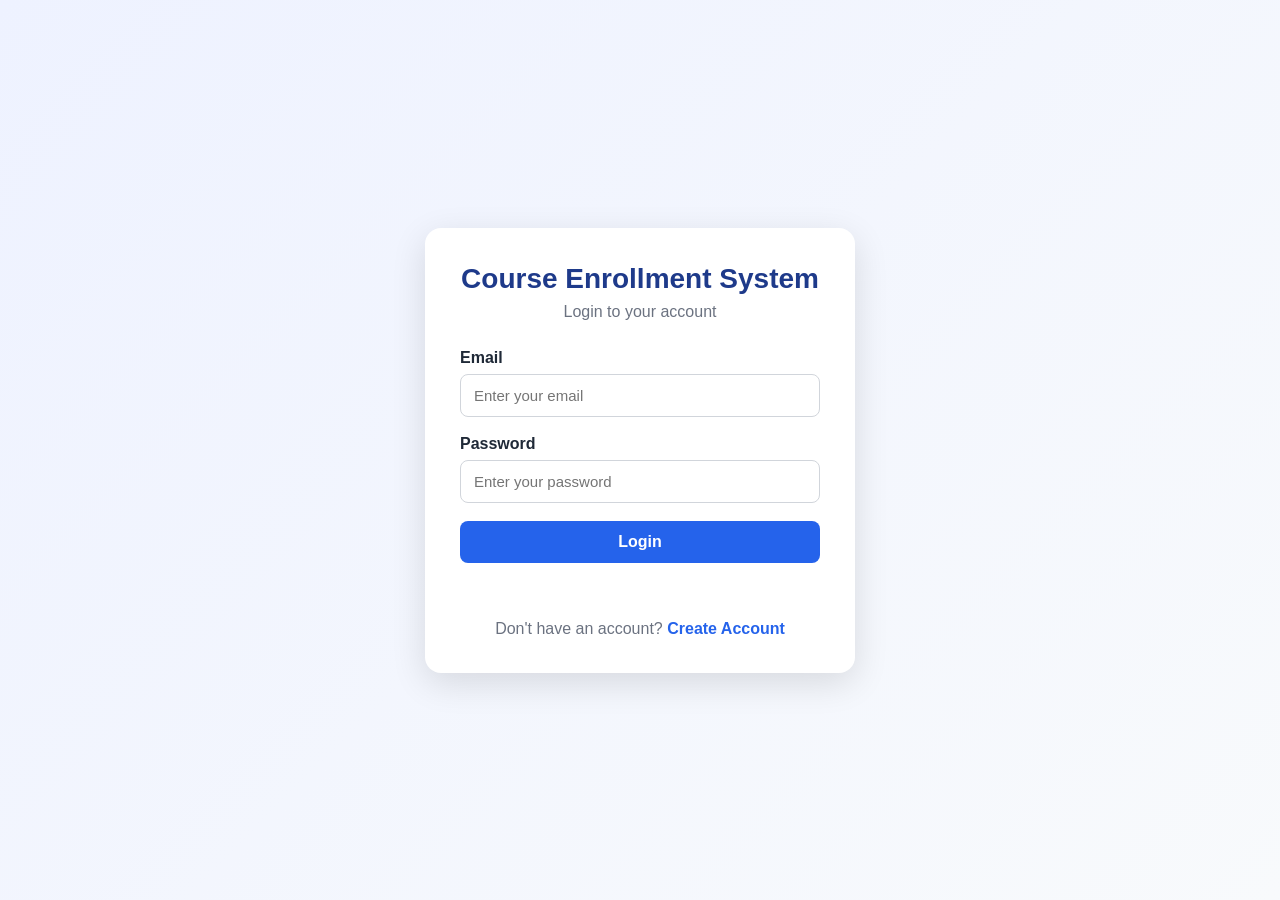
<file: frontend/index.html>
<!DOCTYPE html>
<html lang="en">
<head>
    <meta charset="UTF-8">
    <meta name="viewport" content="width=device-width, initial-scale=1.0">
    <title>Course Enrollment System - Login</title>

    <link rel="stylesheet" href="css/style.css">
</head>

<body>

    <div class="auth-container">

        <div class="auth-card">

            <h1>Course Enrollment System</h1>
            <p class="subtitle">Login to your account</p>

            <form id="loginForm">

                <div class="form-group">
                    <label for="email">Email</label>
                    <input
                        type="email"
                        id="email"
                        placeholder="Enter your email"
                        required
                    >
                </div>

                <div class="form-group">
                    <label for="password">Password</label>
                    <input
                        type="password"
                        id="password"
                        placeholder="Enter your password"
                        required
                    >
                </div>

                <button type="submit" class="btn">
                    Login
                </button>

                <p id="message"></p>

            </form>

            <p class="signup-link">
                Don't have an account?
                <a href="signup.html">Create Account</a>
            </p>

        </div>

    </div>

    <script src="js/auth.js"></script>

</body>
</html>
</file>
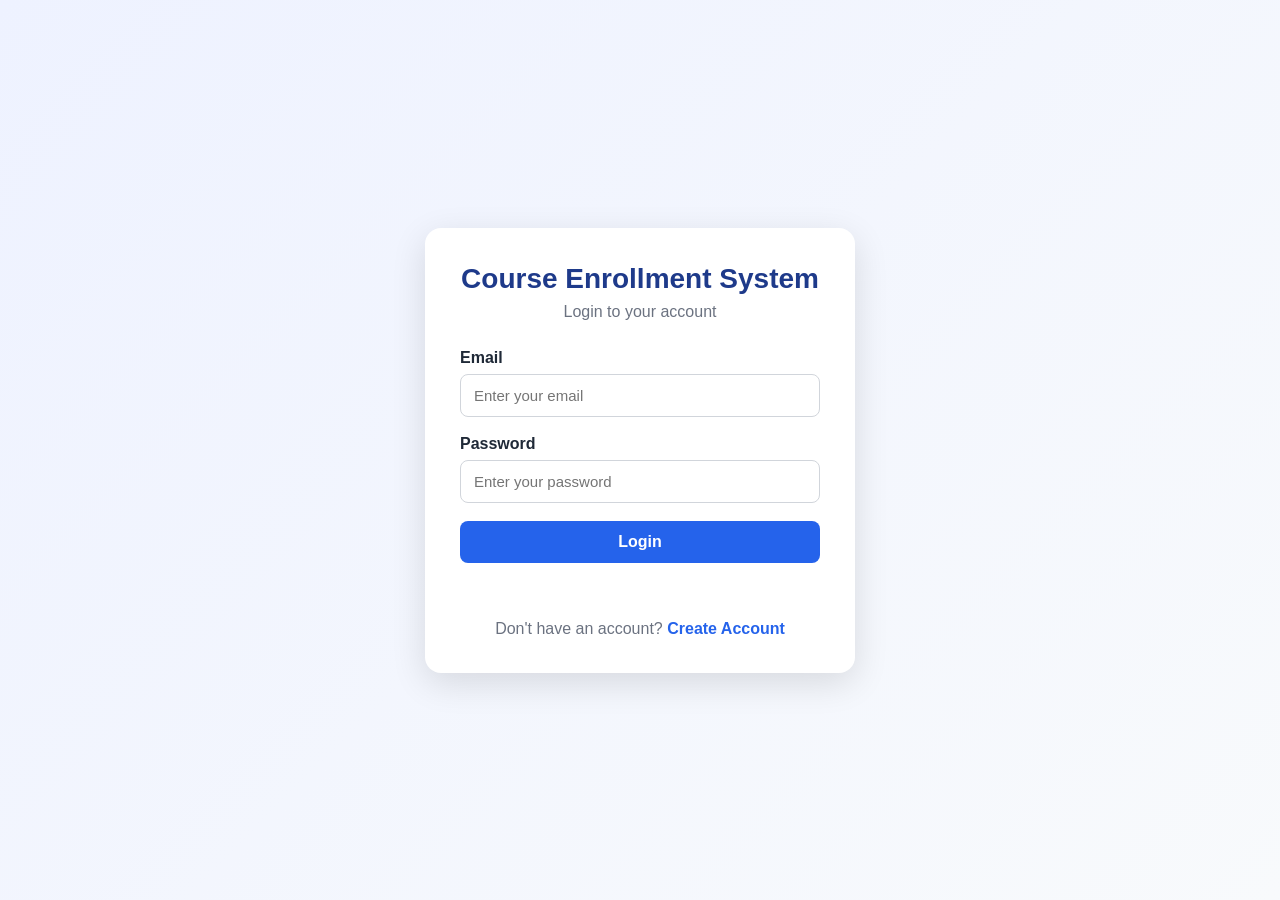
<file: frontend/faculty.html>
<!DOCTYPE html>
<html lang="en">

<head>
    <meta charset="UTF-8">
    <meta name="viewport" content="width=device-width, initial-scale=1.0">

    <title>Faculty Dashboard</title>

    <link rel="stylesheet" href="css/style.css">
</head>

<body>

    <header class="dashboard-header">

        <div>
            <h2>Course Enrollment System</h2>
            <p id="welcomeMessage"></p>
        </div>

        <button id="logoutBtn" class="logout-btn">
            Logout
        </button>

    </header>


    <main class="dashboard-container">

        <!-- Add Course -->

        <section class="dashboard-section">

            <h2>Add New Course</h2>

            <form id="courseForm">

                <div class="form-group">
                    <label for="course_code">
                        Course Code
                    </label>

                    <input
                        type="text"
                        id="course_code"
                        placeholder="Example: IT105"
                        required
                    >
                </div>


                <div class="form-group">
                    <label for="course_name">
                        Course Name
                    </label>

                    <input
                        type="text"
                        id="course_name"
                        placeholder="Enter course name"
                        required
                    >
                </div>


                <div class="form-group">
                    <label for="description">
                        Description
                    </label>

                    <textarea
                        id="description"
                        placeholder="Enter course description"
                    ></textarea>
                </div>


                <div class="course-form-row">

                    <div class="form-group">
                        <label for="instructor">
                            Instructor
                        </label>

                        <input
                            type="text"
                            id="instructor"
                            placeholder="Enter instructor name"
                            required
                        >
                    </div>

                    <div class="form-group">
                        <label for="credits">
                            Credits
                        </label>

                        <input
                            type="number"
                            id="credits"
                            min="1"
                            max="10"
                            placeholder="4"
                            required
                        >
                    </div>

                </div>


                <button
                    type="submit"
                    class="btn"
                >
                    Add Course
                </button>

                <p id="courseFormMessage"></p>

            </form>

        </section>


        <!-- Courses -->

        <section class="dashboard-section">

            <h2>Manage Courses</h2>

            <div class="search-box">

                <input
                    type="text"
                    id="courseSearch"
                    placeholder="Search courses"
                >

                <button
                    id="searchBtn"
                    class="btn"
                >
                    Search
                </button>

            </div>

            <div
                id="coursesContainer"
                class="course-grid"
            ></div>

        </section>  


        <!-- All Enrollments -->

        <section class="dashboard-section">

            <h2>Student Enrollments</h2>

            <div id="enrollmentsContainer"></div>

        </section>

    </main>

    <!-- Edit Course Modal -->
    <div id="editModal" class="modal">

        <div class="modal-content">

            <div class="modal-header">
                <h2>Edit Course</h2>

                <button
                    type="button"
                    id="closeModalBtn"
                    class="close-btn"
                >
                    &times;
                </button>
            </div>

            <form id="editCourseForm">

                <input
                    type="hidden"
                    id="editCourseId"
                >

                <div class="form-group">
                    <label for="edit_course_code">
                        Course Code
                    </label>

                    <input
                        type="text"
                        id="edit_course_code"
                        required
                    >
                </div>

                <div class="form-group">
                    <label for="edit_course_name">
                        Course Name
                    </label>

                    <input
                        type="text"
                        id="edit_course_name"
                        required
                    >
                </div>

                <div class="form-group">
                    <label for="edit_description">
                        Description
                    </label>

                    <textarea
                        id="edit_description"
                    ></textarea>
                </div>

                <div class="course-form-row">

                    <div class="form-group">
                        <label for="edit_instructor">
                            Instructor
                        </label>

                        <input
                            type="text"
                            id="edit_instructor"
                            required
                        >
                    </div>

                    <div class="form-group">
                        <label for="edit_credits">
                            Credits
                        </label>

                        <input
                            type="number"
                            id="edit_credits"
                            min="1"
                            max="10"
                            required
                        >
                    </div>

                </div>

                <div class="modal-actions">

                    <button
                        type="button"
                        id="cancelEditBtn"
                        class="cancel-btn"
                    >
                        Cancel
                    </button>

                    <button
                        type="submit"
                        class="btn"
                    >
                        Update Course
                    </button>

                </div>

                <p id="editMessage"></p>

            </form>

        </div>

    </div>

    <script src="js/faculty.js"></script>

</body>
</html>
</file>
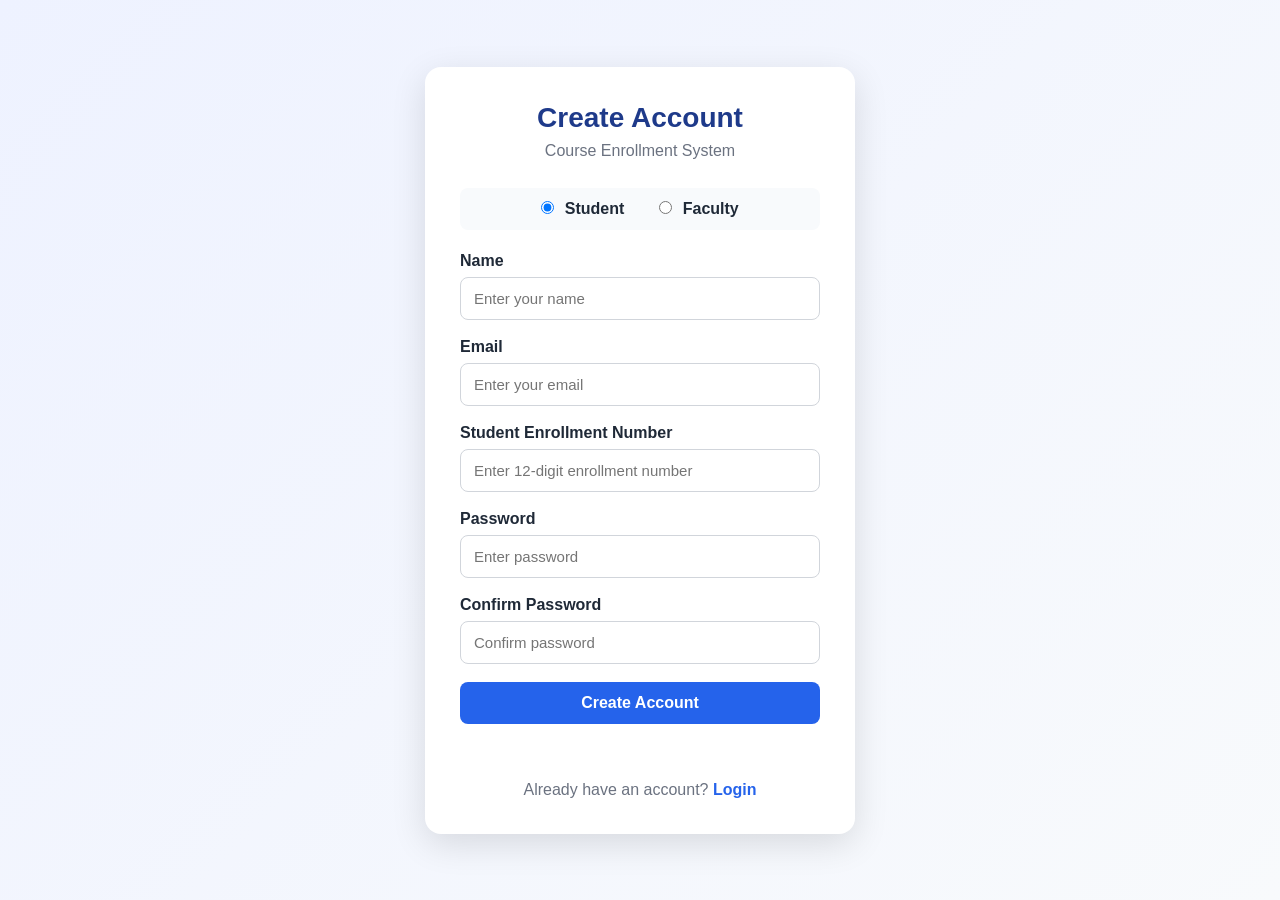
<file: frontend/signup.html>
<!DOCTYPE html>
<html lang="en">
<head>
    <meta charset="UTF-8">
    <meta name="viewport" content="width=device-width, initial-scale=1.0">

    <title>Course Enrollment System - Signup</title>

    <link rel="stylesheet" href="css/style.css">
</head>

<body>

    <div class="auth-container">

        <div class="auth-card">

            <h1>Create Account</h1>
            <p class="subtitle">Course Enrollment System</p>

            <!-- Role Selection -->
            <div class="role-selection">

                <label>
                    <input
                        type="radio"
                        name="role"
                        value="student"
                        checked
                    >
                    Student
                </label>

                <label>
                    <input
                        type="radio"
                        name="role"
                        value="faculty"
                    >
                    Faculty
                </label>

            </div>

            <form id="signupForm">

                <!-- Name -->
                <div class="form-group">
                    <label for="name">Name</label>

                    <input
                        type="text"
                        id="name"
                        placeholder="Enter your name"
                        required
                    >
                </div>

                <!-- Email -->
                <div class="form-group">
                    <label for="email">Email</label>

                    <input
                        type="email"
                        id="email"
                        placeholder="Enter your email"
                        required
                    >
                </div>

                <!-- Student Enrollment Number -->
                <div
                    class="form-group"
                    id="studentIdGroup"
                >
                    <label for="student_id">
                        Student Enrollment Number
                    </label>

                    <input
                        type="text"
                        id="student_id"
                        placeholder="Enter 12-digit enrollment number"
                        minlength="12"
                        maxlength="12"
                        pattern="[0-9]{12}"
                    >
                </div>

                <!-- Faculty ID -->
                <div
                    class="form-group"
                    id="facultyIdGroup"
                    style="display: none;"
                >
                    <label for="faculty_id">
                        Faculty ID
                    </label>

                    <input
                        type="text"
                        id="faculty_id"
                        placeholder="Enter faculty ID"
                    >
                </div>

                <!-- Faculty Registration Code -->
                <div
                    class="form-group"
                    id="registrationCodeGroup"
                    style="display: none;"
                >
                    <label for="registration_code">
                        Faculty Registration Code
                    </label>

                    <input
                        type="password"
                        id="registration_code"
                        placeholder="Enter registration code"
                    >
                </div>

                <!-- Password -->
                <div class="form-group">
                    <label for="password">Password</label>

                    <input
                        type="password"
                        id="password"
                        placeholder="Enter password"
                        required
                    >
                </div>

                <!-- Confirm Password -->
                <div class="form-group">
                    <label for="confirm_password">
                        Confirm Password
                    </label>

                    <input
                        type="password"
                        id="confirm_password"
                        placeholder="Confirm password"
                        required
                    >
                </div>

                <button
                    type="submit"
                    class="btn"
                >
                    Create Account
                </button>

                <p id="message"></p>

            </form>

            <p class="signup-link">
                Already have an account?
                <a href="index.html">Login</a>
            </p>

        </div>

    </div>

    <script src="js/signup.js"></script>

</body>
</html>
</file>
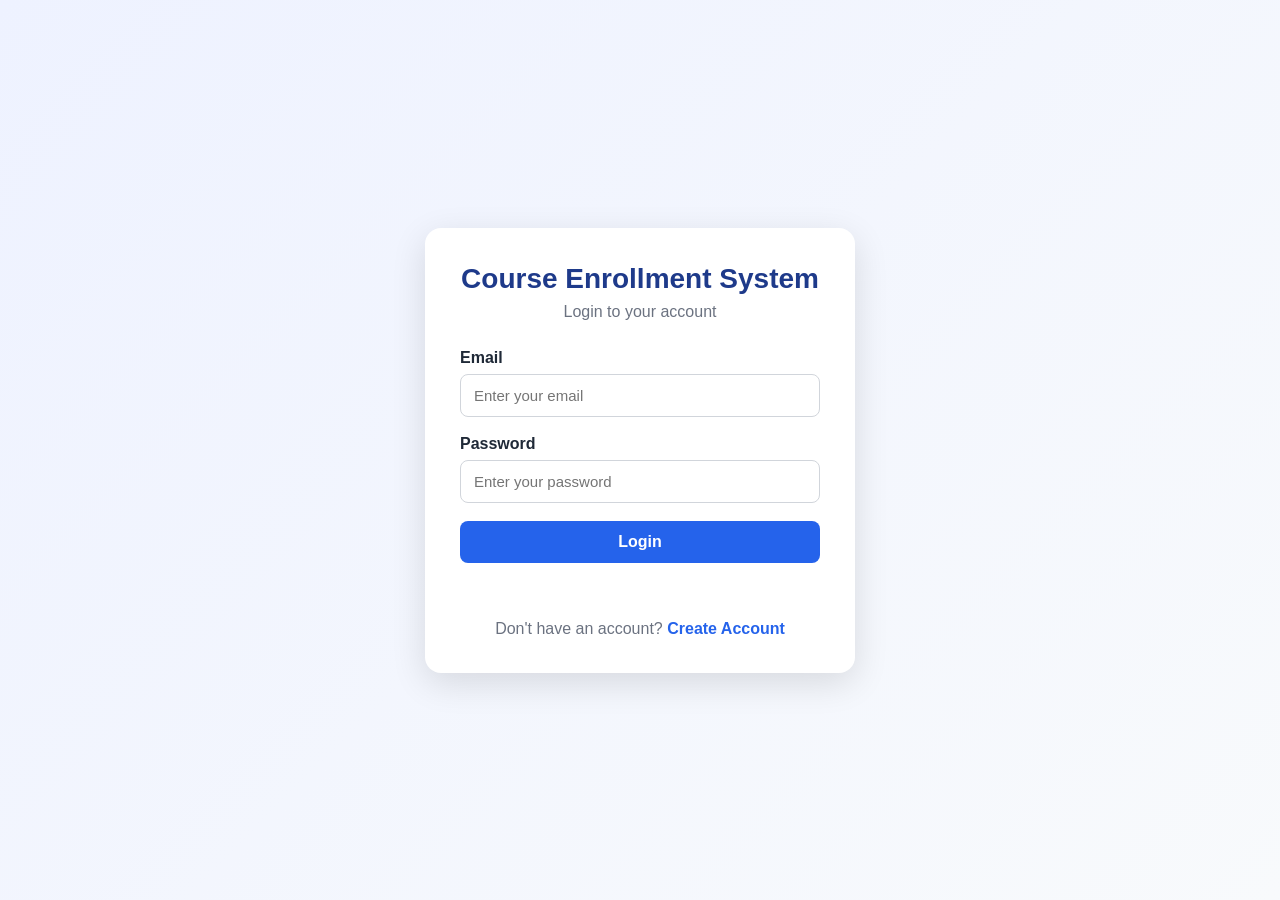
<file: frontend/student.html>
<!DOCTYPE html>
<html lang="en">

<head>
    <meta charset="UTF-8">
    <meta name="viewport" content="width=device-width, initial-scale=1.0">

    <title>Student Dashboard</title>

    <link rel="stylesheet" href="css/style.css">
</head>

<body>

    <header class="dashboard-header">

        <div>
            <h2>Course Enrollment System</h2>
            <p id="welcomeMessage"></p>
        </div>

        <button id="logoutBtn" class="logout-btn">
            Logout
        </button>

    </header>


    <main class="dashboard-container">

        <!-- Available Courses -->

        <section class="dashboard-section">

            <h2>Available Courses</h2>

            <div class="search-box">

                <input
                    type="text"
                    id="courseSearch"
                    placeholder="Search by course code, name or instructor"
                >

                <button id="searchBtn" class="btn">
                    Search
                </button>

            </div>

            <div id="courseMessage"></div>

            <div id="coursesContainer" class="course-grid"></div>

        </section>


        <!-- My Enrollments -->

        <section class="dashboard-section">

            <h2>My Enrollments</h2>

            <div id="enrollmentsContainer"></div>

        </section>

    </main>


    <script src="js/student.js"></script>

</body>

</html>
</file>
<file: frontend/css/style.css>
* {
    box-sizing: border-box;
    margin: 0;
    padding: 0;
}

body {
    font-family: Arial, sans-serif;
    background: linear-gradient(135deg, #eef2ff, #f8fafc);
    min-height: 100vh;
    color: #1f2937;
}

/* =========================
   Authentication
========================= */

.auth-container {
    min-height: 100vh;
    display: flex;
    justify-content: center;
    align-items: center;
    padding: 20px;
}

.auth-card {
    width: 100%;
    max-width: 430px;
    background: #ffffff;
    padding: 35px;
    border-radius: 16px;
    box-shadow: 0 10px 35px rgba(0, 0, 0, 0.12);
}

.auth-card h1 {
    text-align: center;
    color: #1e3a8a;
    margin-bottom: 8px;
    font-size: 28px;
}

.subtitle {
    text-align: center;
    color: #6b7280;
    margin-bottom: 28px;
}

.form-group {
    margin-bottom: 18px;
}

.form-group label {
    display: block;
    margin-bottom: 7px;
    font-weight: 600;
}

.form-group input,
.form-group textarea,
.form-group select {
    width: 100%;
    padding: 12px 13px;
    border: 1px solid #d1d5db;
    border-radius: 8px;
    font-size: 15px;
    outline: none;
    transition: 0.2s;
}

.form-group input:focus,
.form-group textarea:focus,
.form-group select:focus {
    border-color: #2563eb;
    box-shadow: 0 0 0 3px rgba(37, 99, 235, 0.12);
}

.form-group textarea {
    min-height: 100px;
    resize: vertical;
}

.btn {
    width: 100%;
    padding: 12px;
    border: none;
    border-radius: 8px;
    background: #2563eb;
    color: white;
    font-size: 16px;
    font-weight: 600;
    cursor: pointer;
    transition: 0.2s;
}

.btn:hover {
    background: #1d4ed8;
    transform: translateY(-1px);
}

#message,
#courseFormMessage {
    text-align: center;
    margin-top: 15px;
    min-height: 20px;
}

.signup-link {
    text-align: center;
    margin-top: 22px;
    color: #6b7280;
}

.signup-link a {
    color: #2563eb;
    text-decoration: none;
    font-weight: 600;
}

.signup-link a:hover {
    text-decoration: underline;
}

/* =========================
   Role Selection
========================= */

.role-selection {
    display: flex;
    justify-content: center;
    gap: 35px;
    margin-bottom: 22px;
    padding: 12px;
    background: #f8fafc;
    border-radius: 8px;
}

.role-selection label {
    cursor: pointer;
    font-weight: 600;
}

.role-selection input {
    margin-right: 6px;
}

/* =========================
   Dashboard Header
========================= */

.dashboard-header {
    background: #1e3a8a;
    color: white;
    padding: 18px 40px;
    display: flex;
    justify-content: space-between;
    align-items: center;
    box-shadow: 0 3px 12px rgba(0, 0, 0, 0.15);
}

.dashboard-header h2 {
    margin-bottom: 5px;
}

#welcomeMessage {
    color: #dbeafe;
}

.logout-btn {
    padding: 10px 18px;
    border: none;
    border-radius: 7px;
    background: #dc2626;
    color: white;
    cursor: pointer;
    font-weight: 600;
}

.logout-btn:hover {
    background: #b91c1c;
}

/* =========================
   Dashboard
========================= */

.dashboard-container {
    max-width: 1200px;
    margin: 30px auto;
    padding: 0 20px;
}

.dashboard-section {
    background: white;
    padding: 28px;
    margin-bottom: 25px;
    border-radius: 12px;
    box-shadow: 0 4px 18px rgba(0, 0, 0, 0.07);
}

.dashboard-section h2 {
    color: #1e3a8a;
    margin-bottom: 20px;
}

/* =========================
   Search
========================= */

.search-box {
    display: flex;
    gap: 10px;
    margin-bottom: 25px;
}

.search-box input {
    flex: 1;
    padding: 12px;
    border: 1px solid #d1d5db;
    border-radius: 8px;
    outline: none;
}

.search-box input:focus {
    border-color: #2563eb;
}

.search-box .btn {
    width: auto;
    padding: 12px 25px;
}

/* =========================
   Course Cards
========================= */

.course-grid {
    display: grid;
    grid-template-columns: repeat(
        auto-fit,
        minmax(260px, 1fr)
    );
    gap: 20px;
}

.course-card {
    background: #ffffff;
    border: 1px solid #e5e7eb;
    padding: 20px;
    border-radius: 10px;
    transition: 0.2s;
}

.course-card:hover {
    transform: translateY(-3px);
    box-shadow: 0 6px 18px rgba(0, 0, 0, 0.08);
}

.course-card h3 {
    color: #1e3a8a;
    margin-bottom: 12px;
}

.course-card p {
    margin: 8px 0;
    color: #4b5563;
    line-height: 1.5;
}

.enroll-btn {
    width: 100%;
    margin-top: 15px;
    padding: 10px;
    border: none;
    border-radius: 7px;
    background: #16a34a;
    color: white;
    font-weight: 600;
    cursor: pointer;
}

.enroll-btn:hover {
    background: #15803d;
}

/* =========================
   Course Actions
========================= */

.course-actions {
    display: flex;
    gap: 8px;
    margin-top: 15px;
}

.edit-btn,
.delete-btn {
    flex: 1;
    padding: 9px;
    border: none;
    border-radius: 7px;
    cursor: pointer;
    font-weight: 600;
}

.edit-btn {
    background: #2563eb;
    color: white;
}

.edit-btn:hover {
    background: #1d4ed8;
}

.delete-btn {
    background: #dc2626;
    color: white;
}

.delete-btn:hover {
    background: #b91c1c;
}

/* =========================
   Enrollment Cards
========================= */

.enrollment-card {
    border: 1px solid #e5e7eb;
    padding: 18px;
    margin-bottom: 12px;
    border-radius: 8px;
    background: #f8fafc;
}

.enrollment-card h3 {
    color: #1e3a8a;
    margin-bottom: 10px;
}

.enrollment-card p {
    margin: 6px 0;
}

/* =========================
   Enrollment Table
========================= */

.enrollment-table {
    width: 100%;
    border-collapse: collapse;
}

.enrollment-table th,
.enrollment-table td {
    border: 1px solid #e5e7eb;
    padding: 11px;
    text-align: left;
}

.enrollment-table th {
    background: #eff6ff;
    color: #1e3a8a;
}

/* =========================
   Responsive Design
========================= */

@media (max-width: 700px) {

    .dashboard-header {
        padding: 15px 20px;
    }

    .dashboard-header h2 {
        font-size: 18px;
    }

    .dashboard-container {
        margin-top: 20px;
    }

    .dashboard-section {
        padding: 20px;
    }

    .search-box {
        flex-direction: column;
    }

    .search-box .btn {
        width: 100%;
    }

    .course-actions {
        flex-direction: column;
    }

    .enrollment-table {
        font-size: 13px;
    }

    .auth-card {
        padding: 25px;
    }
}
.course-code {
    display: inline-block;
    background: #dbeafe;
    color: #1e3a8a;
    padding: 5px 10px;
    border-radius: 20px;
    font-size: 13px;
    font-weight: bold;
    margin-bottom: 10px;
}

.course-form-row {
    display: grid;
    grid-template-columns: 2fr 1fr;
    gap: 15px;
}

@media (max-width: 700px) {
    .course-form-row {
        grid-template-columns: 1fr;
    }
}

/* =========================
   Edit Course Modal
========================= */

.modal {
    display: none;
    position: fixed;
    z-index: 1000;
    inset: 0;
    background: rgba(0, 0, 0, 0.5);
    justify-content: center;
    align-items: center;
    padding: 20px;
}

.modal-content {
    width: 100%;
    max-width: 600px;
    max-height: 90vh;
    overflow-y: auto;
    background: white;
    padding: 28px;
    border-radius: 12px;
    box-shadow: 0 15px 40px rgba(0, 0, 0, 0.2);
}

.modal-header {
    display: flex;
    justify-content: space-between;
    align-items: center;
    margin-bottom: 20px;
}

.modal-header h2 {
    color: #1e3a8a;
}

.close-btn {
    border: none;
    background: transparent;
    font-size: 28px;
    cursor: pointer;
    color: #6b7280;
}

.close-btn:hover {
    color: #dc2626;
}

.modal-actions {
    display: flex;
    gap: 10px;
    margin-top: 10px;
}

.modal-actions .btn {
    flex: 1;
}

.cancel-btn {
    flex: 1;
    border: none;
    border-radius: 8px;
    background: #6b7280;
    color: white;
    font-weight: 600;
    cursor: pointer;
}

.cancel-btn:hover {
    background: #4b5563;
}

#editMessage {
    text-align: center;
    margin-top: 12px;
    min-height: 20px;
}

@media (max-width: 700px) {

    .modal-content {
        padding: 20px;
    }

    .modal-actions {
        flex-direction: column;
    }
}
</file>
